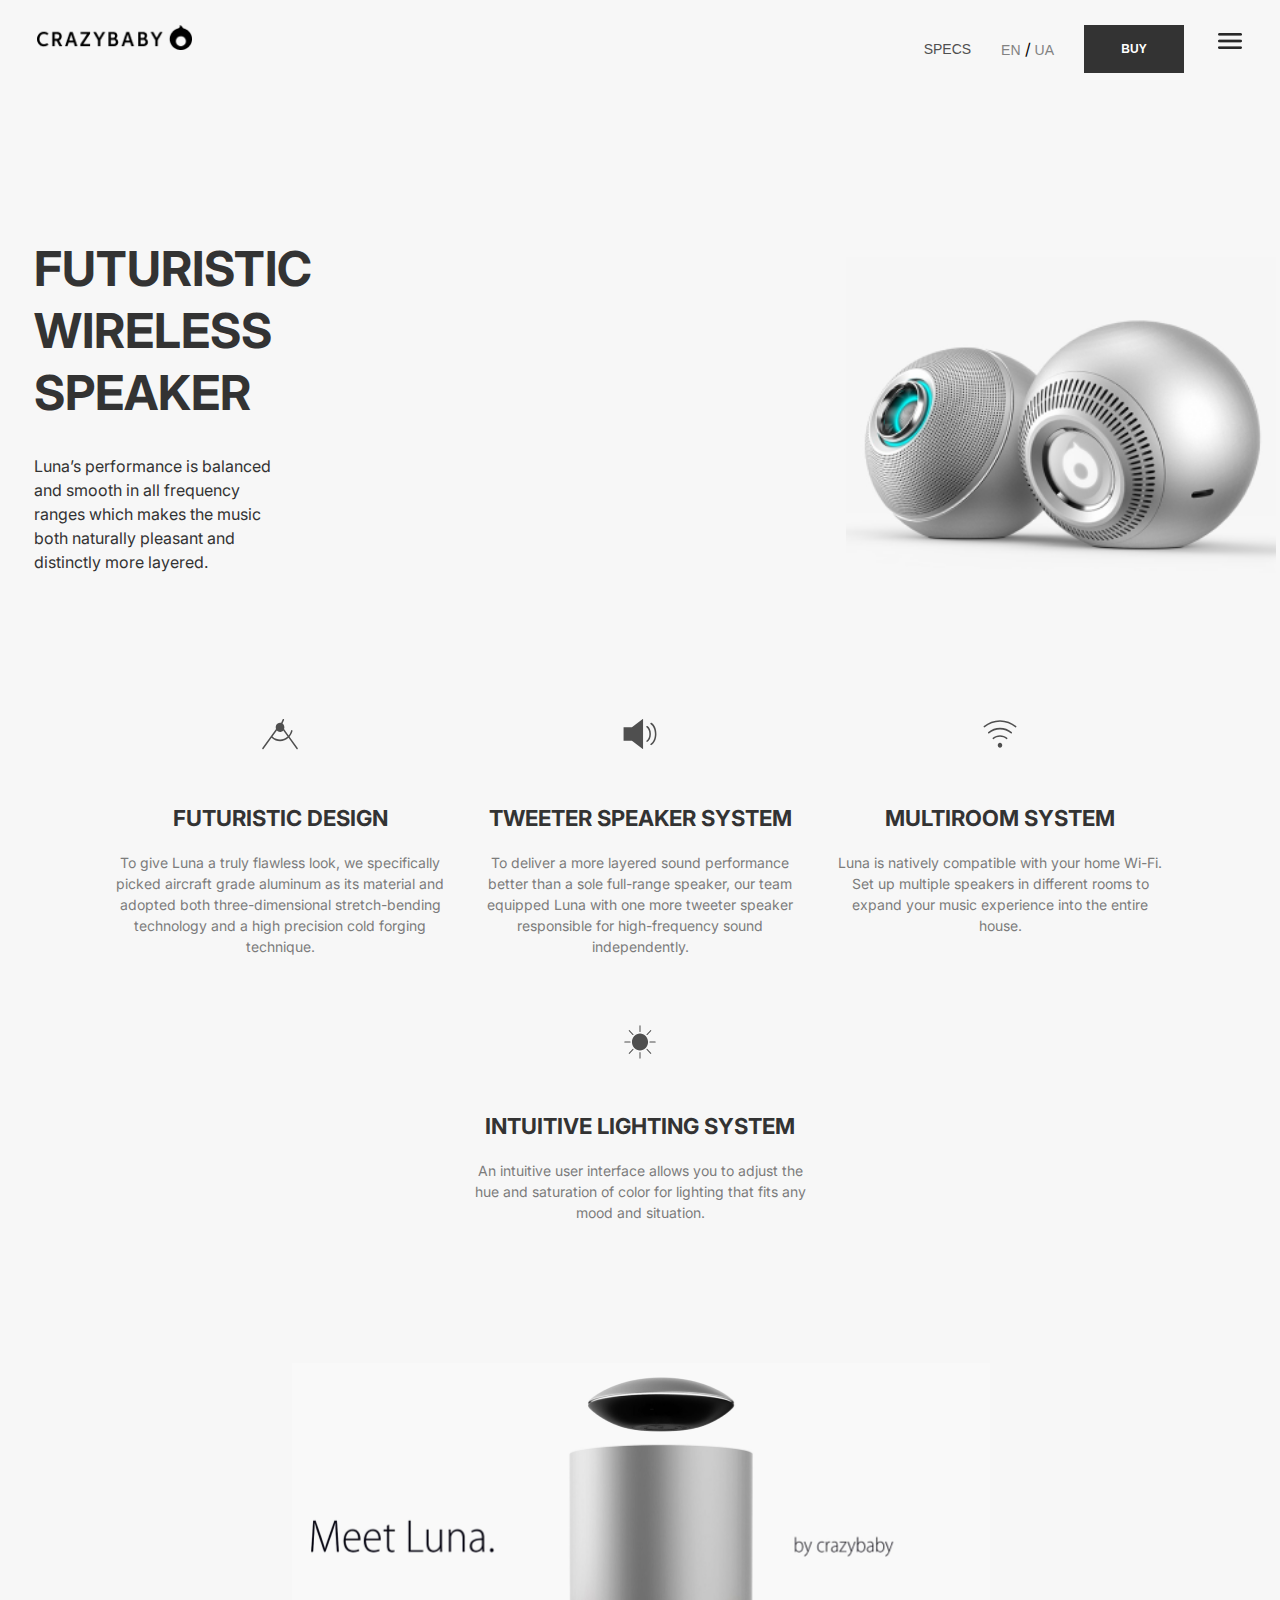
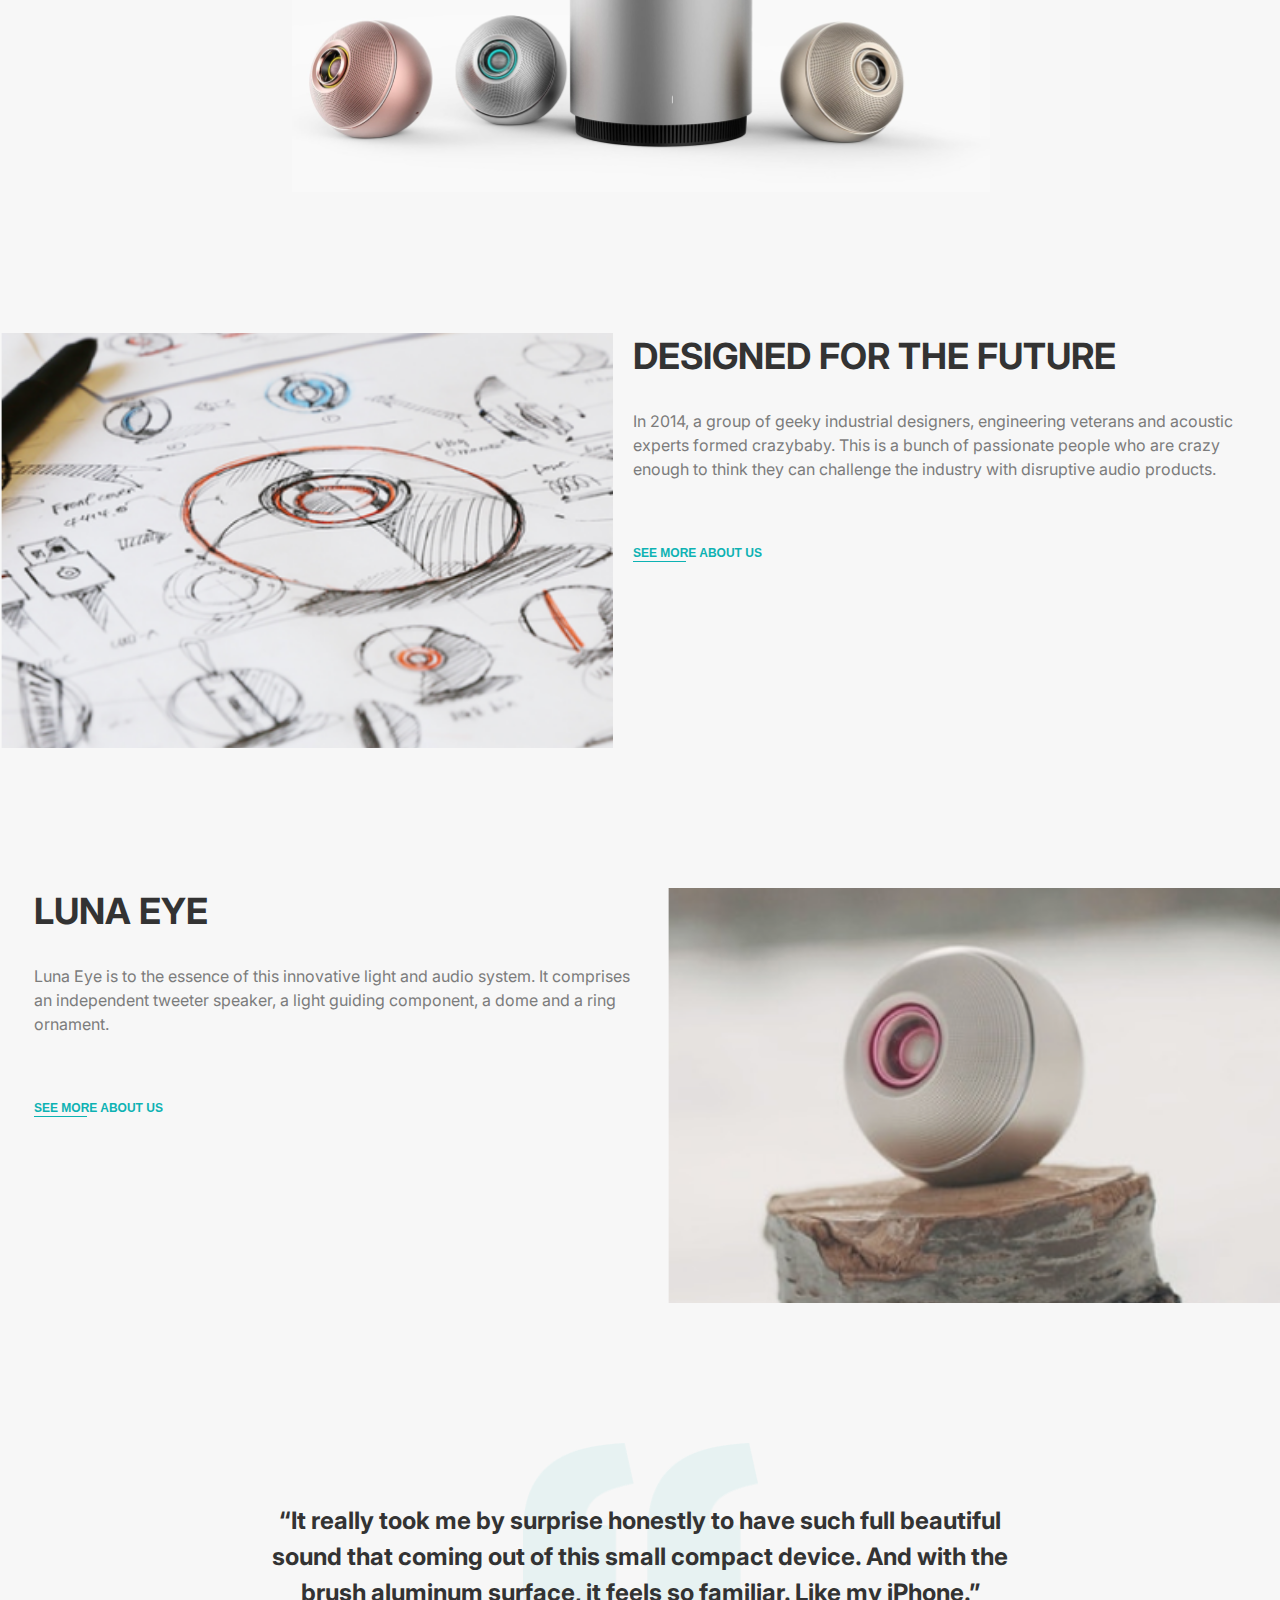
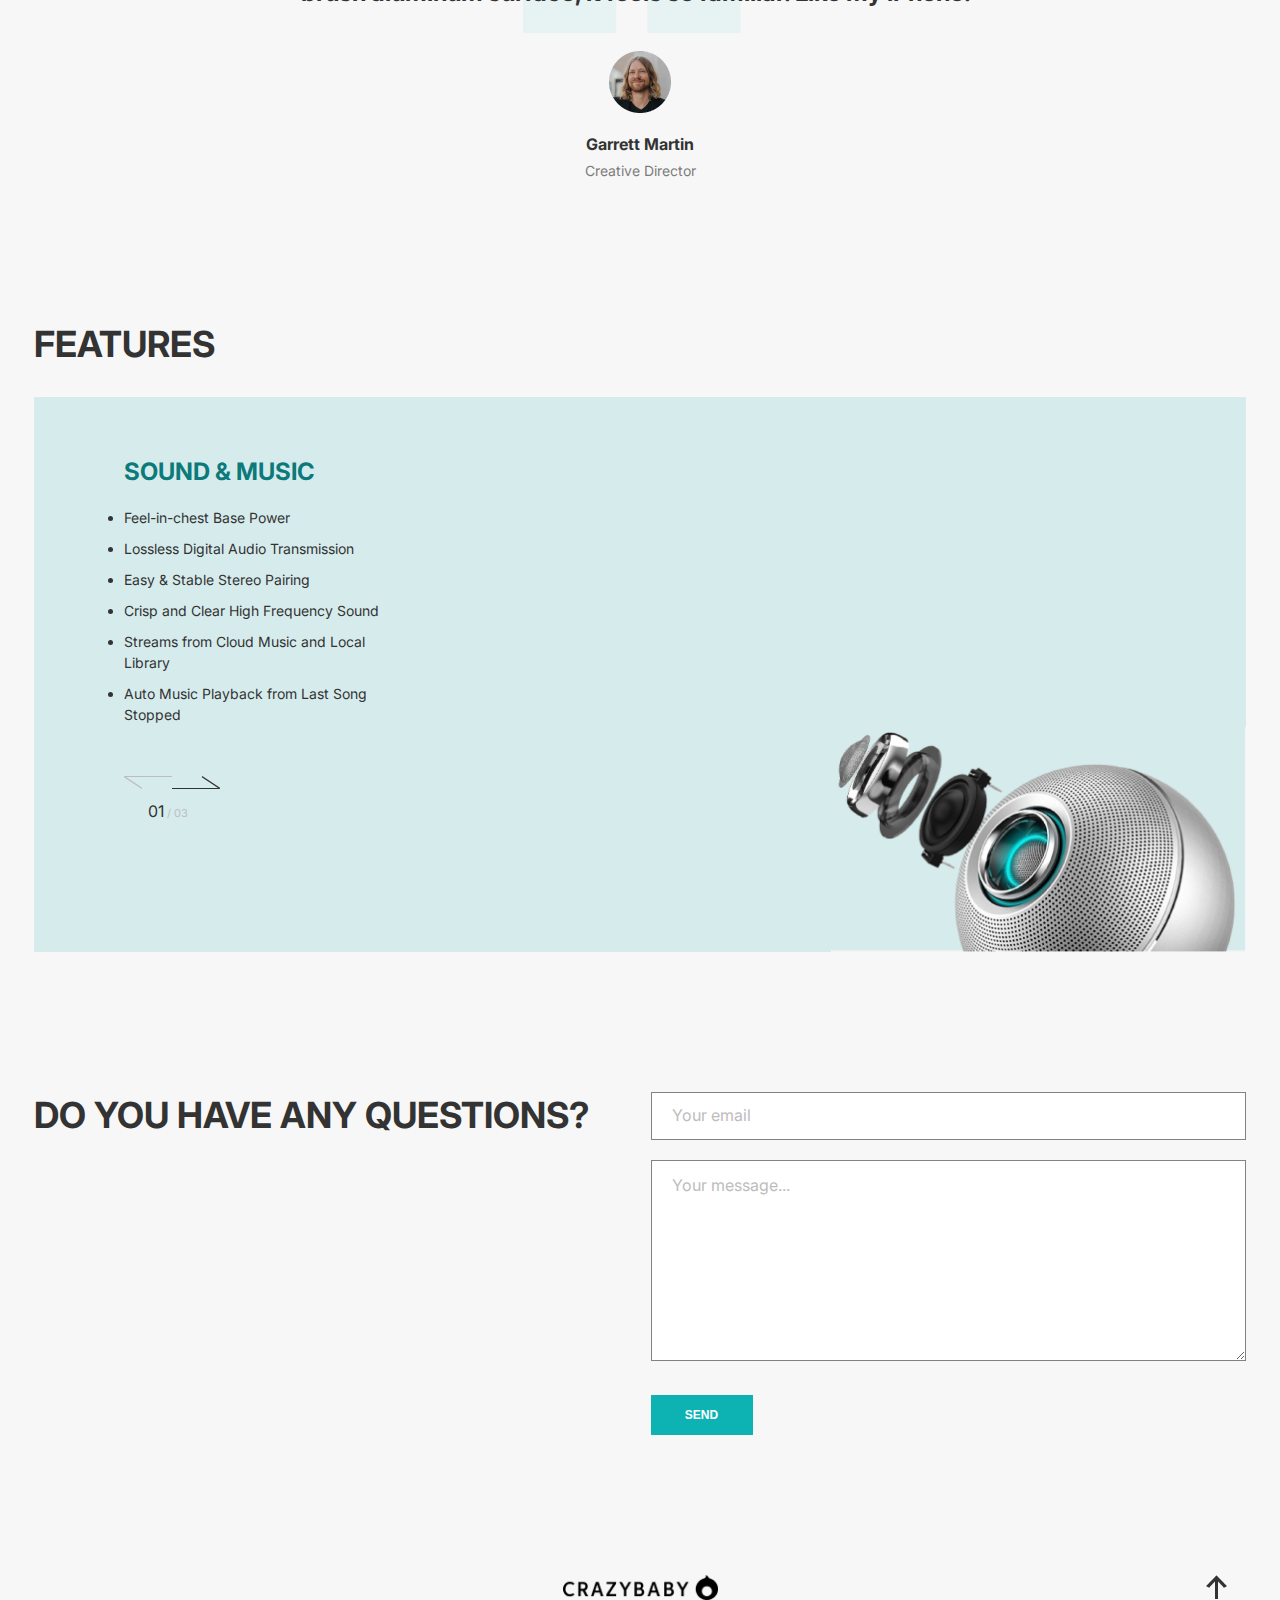
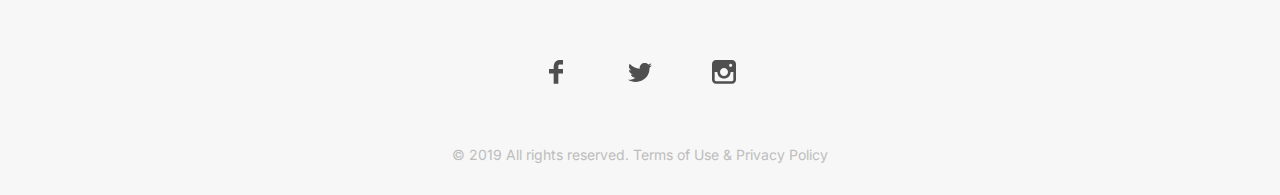
<file: index.html>
<!doctype html><html class="page" lang="en"><head><meta charset="utf-8"><meta name="viewport" content="width=device-width, initial-scale=1.0"><title>Crazybaby</title><link rel="icon" href="favicon2.44ce7173.png"><link rel="preconnect" href="https://fonts.googleapis.com"><link rel="preconnect" href="https://fonts.gstatic.com" crossorigin><link href="https://fonts.googleapis.com/css2?family=Inter:wght@400;700&display=swap" rel="stylesheet"><link rel="stylesheet" href="index.da95291c.css"></head><body class="page__body"> <header class="header page__section" id="top"> <div class="container"> <div class="header__content"> <a href="#" class="logo"></a> <div class="header__right"> <div class="header__nav"> <a href="#" class="header__specs">specs</a> <div> <a class="header__lang" href="#eng">en</a> / <a href="#ua" class="header__lang">ua</a> </div> <a href="#questions"> <button class="header__button">buy</button> </a> </div> <a href="#menu" class="header-icon header-icon--menu"></a> </div> </div> </div> </header> <div class="menu page__menu" id="menu"> <div class="container"> <div class="menu__header"> <a href="#" class="logo"></a> <a href="#" class="header-icon header-icon--close"></a> </div> <nav class="menu__nav page-nav"> <li class="page-nav__item"> <a href="#about-us" class="page-nav__link"> our story </a> </li> <li class="page-nav__item"> <a id="changed-link" class="page-nav__link"> about us </a> </li> <li class="page-nav__item"> <a href="#features" class="page-nav__link"> features </a> </li> <li class="page-nav__item"> <a href="#questions" class="page-nav__link"> get in touch </a> </li> </nav> <div class="menu__langs"> <a href="#" class="menu__specs">specs</a> <div> <a class="menu__lang" href="#eng">en</a> / <a href="#ua" class="menu__lang">ua</a> </div> </div> <a href="#questions"> <button class="menu__button">buy</button> </a> </div> </div> <main> <section class="benefits page__section"> <div class="container"> <picture> <source srcset="1.f9bd7d75.png" media="(min-width: 1440px)"> <img class="benefits__image" src="1.7ce44c3e.png" alt="speakers"> </picture> <div class="benefits__text"> <h1 class="benefits__title">Futuristic Wireless Speaker</h1> <p class="benefits__paragraph"> Luna’s performance is balanced and smooth in all frequency ranges which makes the music both naturally pleasant and distinctly more layered. </p> </div> </div> </section> <div class="page__nav"> <nav class="page-nav"> <li class="page-nav__item"> <a href="#about-us-tablet" class="page-nav__link"> our story </a> </li> <li class="page-nav__item"> <a class="page-nav__link" href="#about-us-tablet"> about us </a> </li> <li class="page-nav__item"> <a href="#features" class="page-nav__link"> features </a> </li> <li class="page-nav__item"> <a href="#questions" class="page-nav__link"> get in touch </a> </li> </nav> </div> <section class="page__section presentation presentation--mobile"> <div class="container"> <div class="description presentation__description"> <div class="description__icon icon icon--first"></div> <h2 class="description__title">Futuristic Design</h2> <div class="description__paragraph"> To give Luna a truly flawless look, we specifically picked aircraft grade aluminum as its material and adopted both three-dimensional stretch-bending technology and a high precision cold forging technique. </div> </div> <div class="presentation__image"></div> </div> </section> <section class="page__section presentation presentation--tablet"> <div class="container"> <div class="presentation__content"> <div class="description"> <div class="description__icon icon icon--first"></div> <h2 class="description__title">Futuristic Design</h2> <div class="description__paragraph"> To give Luna a truly flawless look, we specifically picked aircraft grade aluminum as its material and adopted both three-dimensional stretch-bending technology and a high precision cold forging technique. </div> </div> <div class="description"> <div class="description__icon icon icon--second"></div> <h2 class="description__title">Tweeter Speaker System</h2> <div class="description__paragraph"> To deliver a more layered sound performance better than a sole full-range speaker, our team equipped Luna with one more tweeter speaker responsible for high-frequency sound independently. </div> </div> <div class="description"> <div class="description__icon icon icon--third"></div> <h2 class="description__title">Multiroom System</h2> <div class="description__paragraph"> Luna is natively compatible with your home Wi-Fi. Set up multiple speakers in different rooms to expand your music experience into the entire house. </div> </div> <div class="description"> <div class="description__icon icon icon--fourth"></div> <h2 class="description__title">Intuitive Lighting System</h2> <div class="description__paragraph"> An intuitive user interface allows you to adjust the hue and saturation of color for lighting that fits any mood and situation. </div> </div> </div> <div class="presentation__image"></div> </div> </section> <section class="about-us page__section" id="about-us-mobile"> <div class="container"> <h2 class="about-us__title">Designed for the future</h2> <div class="about-us__image"></div> <div class="about-us__paragraph"> In 2014, a group of geeky industrial designers, engineering veterans and acoustic experts formed crazybaby. This is a bunch of passionate people who are crazy enough to think they can challenge the industry with disruptive audio products. </div> <a href="#" class="about-us__link"> See more about us </a> </div> </section> <section class="about-us about-us--tablet page__section" id="about-us-tablet"> <div class="container"> <div class="about-us__content"> <div class="about-us__image"></div> <div class="about-us__description"> <h2 class="about-us__title">Designed for the future</h2> <div class="about-us__paragraph"> In 2014, a group of geeky industrial designers, engineering veterans and acoustic experts formed crazybaby. This is a bunch of passionate people who are crazy enough to think they can challenge the industry with disruptive audio products. </div> <a href="#" class="about-us__link"> See more about us </a> </div> </div> </div> </section> <section class="page__section technology"> <div class="container"> <h2 class="technology__title">Designed for the future</h2> <div class="technology__image"></div> <div class="technology__paragraph"> Luna Eye is to the essence of this innovative light and audio system. It comprises an independent tweeter speaker, a light guiding component, a dome and a ring ornament. </div> <a href="#" class="technology__link"> See more about us </a> </div> </section> <section class="page__section technology technology--tablet" id="technology"> <div class="container"> <div class="technology__content"> <div class="technology__description"> <h2 class="technology__title">luna eye</h2> <div class="technology__paragraph"> Luna Eye is to the essence of this innovative light and audio system. It comprises an independent tweeter speaker, a light guiding component, a dome and a ring ornament. </div> <a href="#" class="technology__link"> See more about us </a> </div> <div class="technology__image"></div> </div> </div> </section> <section class="page__section testimonials"> <div class="container"> <p class="testimonials__testimonial"> “It really took me by surprise honestly to have such full beautiful sound that coming out of this small compact device. And with the brush aluminum surface, it feels so familiar. Like my iPhone.” </p> <img src="avatar.205eb8cf.png" alt="avatar" class="testimonials__avatar"> <h3 class="testimonials__name">Garrett Martin</h3> <h2 class="testimonials__position">Creative Director</h2> </div> </section> <section class="features page__section" id="features"> <div class="container"> <h2 class="features__title">features</h2> <div class="features__content"> <div id="slider"> <div class="features__feature"> <h3 class="features__subtitle">Sound & Music</h3> <div class="features__list"> <li class="features__item">Feel-in-chest Base Power</li> <li class="features__item"> Lossless Digital Audio Transmission </li> <li class="features__item">Easy & Stable Stereo Pairing</li> <li class="features__item"> Crisp and Clear High Frequency Sound </li> <li class="features__item"> Streams from Cloud Music and Local Library </li> <li class="features__item"> Auto Music Playback from Last Song Stopped </li> </div> </div> <div class="features__feature" hidden> <h3 class="features__subtitle">Connectivity</h3> <div class="features__list"> <li class="features__item">Hands Free Wireless Audio</li> <li class="features__item">Bluetooth 4.0 LE</li> <li class="features__item">Wi-Fi 2.4 GHz (802.11 b/g/n)</li> <li class="features__item">Smart Multiroom System Set Up</li> <li class="features__item"> Party Mode with 6.0 Units and above </li> <li class="features__item">MESHNET Multi Speaker Network</li> </div> </div> <div class="features__feature" hidden> <h3 class="features__subtitle">App Features</h3> <div class="features__list"> <li class="features__item">Customize Music Schedule</li> <li class="features__item">Wake Up with Favorite Songs</li> <li class="features__item">Home Detection Auto Wake Up</li> <li class="features__item">Color Wheel</li> </div> </div> </div> <div class="features__controls"> <div class="control" id="back"></div> <div class="control" id="next"></div> </div> <div class="features__pages"> <a class="features__first-page" id="current-page">01</a> <div class="features__next-page">/ 03</div> </div> </div> <div class="features__content features__content--desktop"> <div class="features__feature"> <h3 class="features__subtitle">Connectivity</h3> <li class="features__item">Hands Free Wireless Audio</li> <li class="features__item">Bluetooth 4.0 LE</li> <li class="features__item">Wi-Fi 2.4 GHz (802.11 b/g/n)</li> <li class="features__item">Smart Multiroom System Set Up</li> <li class="features__item">Party Mode with 6.0 Units and above</li> <li class="features__item">MESHNET Multi Speaker Network</li> </div> <div class="features__feature"> <h3 class="features__subtitle">App Features</h3> <li class="features__item">Customize Music Schedule</li> <li class="features__item">Wake Up with Favorite Songs</li> <li class="features__item">Home Detection Auto Wake Up</li> <li class="features__item">Color Wheel</li> </div> <div class="features__feature"> <h3 class="features__subtitle">Sound & Music</h3> <li class="features__item">Feel-in-chest Base Power</li> <li class="features__item">Lossless Digital Audio Transmission</li> <li class="features__item">Easy & Stable Stereo Pairing</li> <li class="features__item">Crisp and Clear High Frequency Sound</li> <li class="features__item"> Streams from Cloud Music and Local Library </li> <li class="features__item">Auto Music from Last Song Stopped</li> </div> </div> </div> <img src="5.a9165470.png" class="features__image"> </section> <section class="page__section questions" id="questions"> <div class="container"> <div class="questions__content"> <h2 class="questions__title">do you have any questions?</h2> <form action="#" method="post" class="questions__form"> <input class="questions__form-field" name="email" type="email" placeholder="Your email" required> <textarea name="message" class="questions__form-field questions__form-field--large" placeholder="Your message..." resize="none" required></textarea> <button type="reset" class="questions__button">send</button> </form> </div> </div> </section> </main> <footer class="footer"> <a href="#" class="footer__logo logo"></a> <div class="footer__socials"> <a href="https://facebook.com/" class="social social--facebook" target="_blank"></a> <a href="https://x.com/" class="social social--twitter" target="_blank"></a> <a href="https://instagram.com" class="social social--instagram" target="_blank"></a> </div> <p class="footer__rights"> © 2019 All rights reserved. Terms of Use & Privacy Policy </p> <a class="footer__arrow" href="#top"></a> </footer> <script src="index.aa350ae1.js"></script> </body></html>
</file>
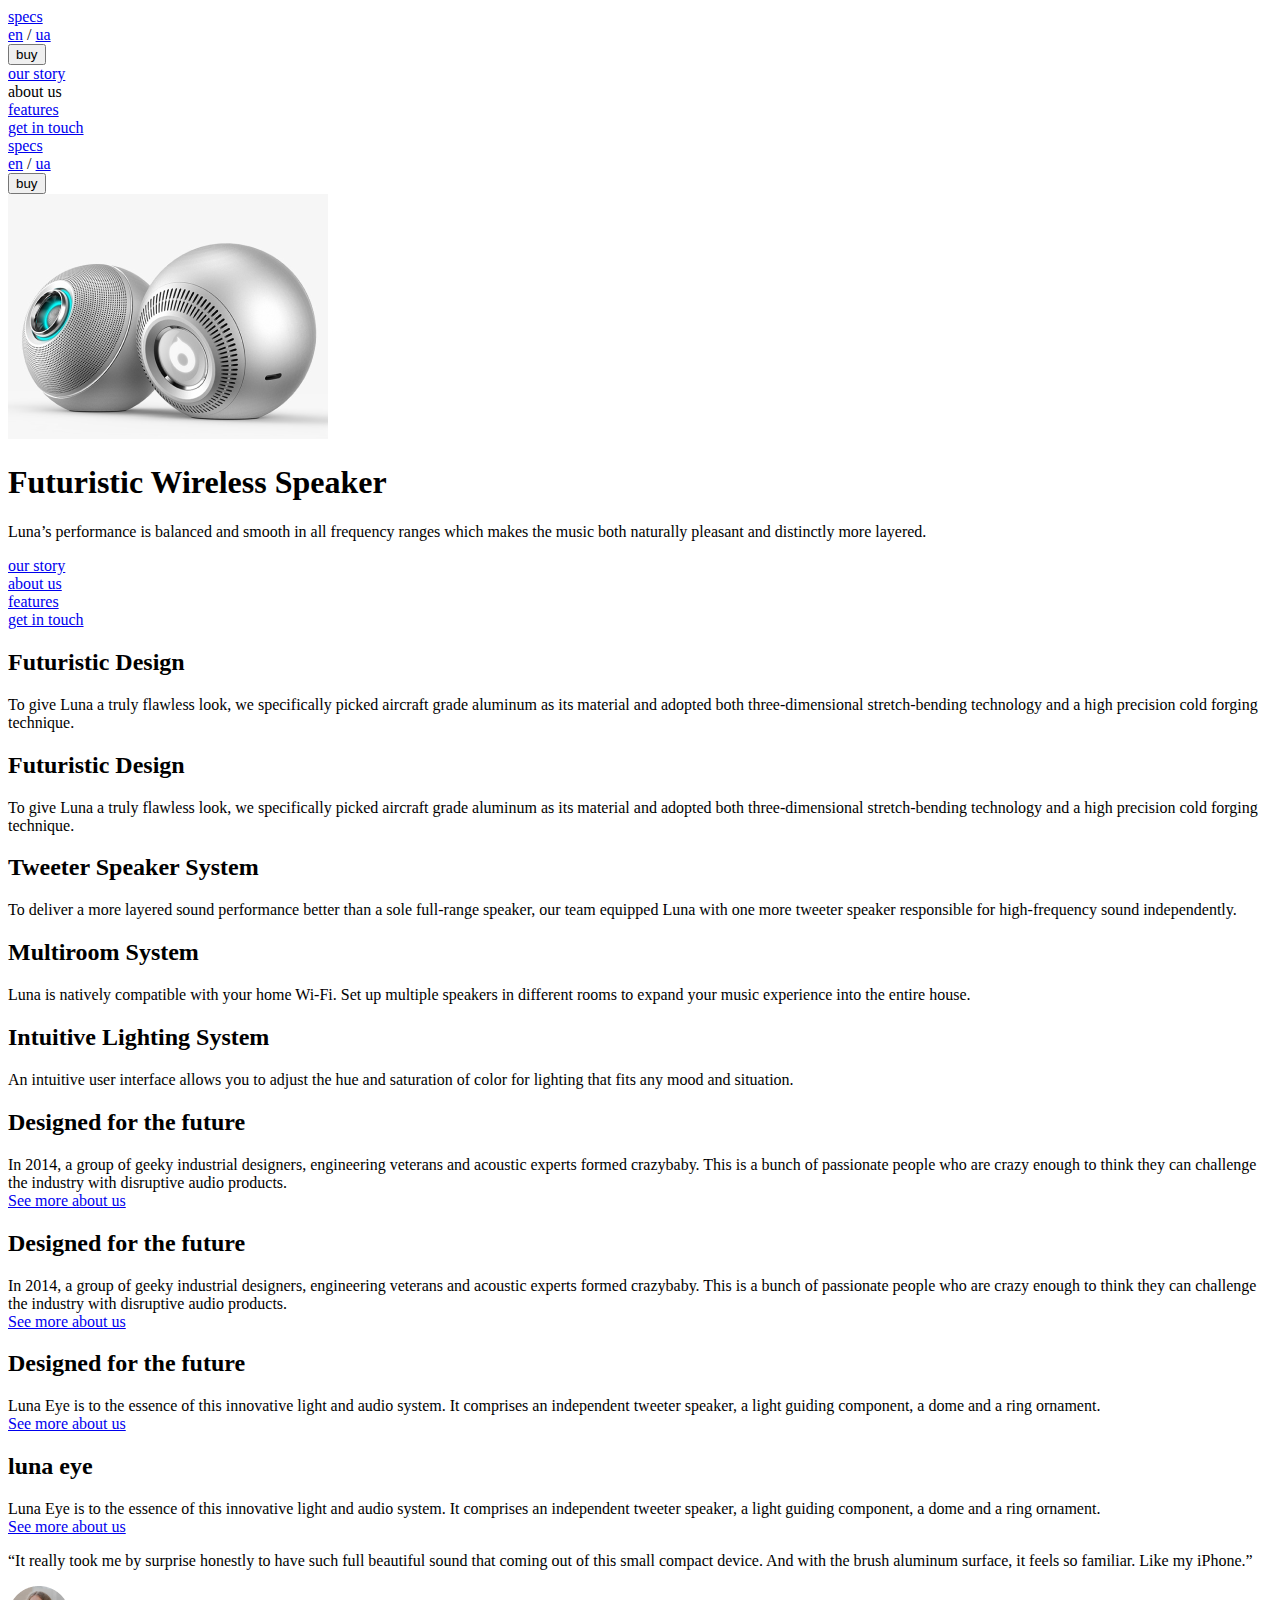
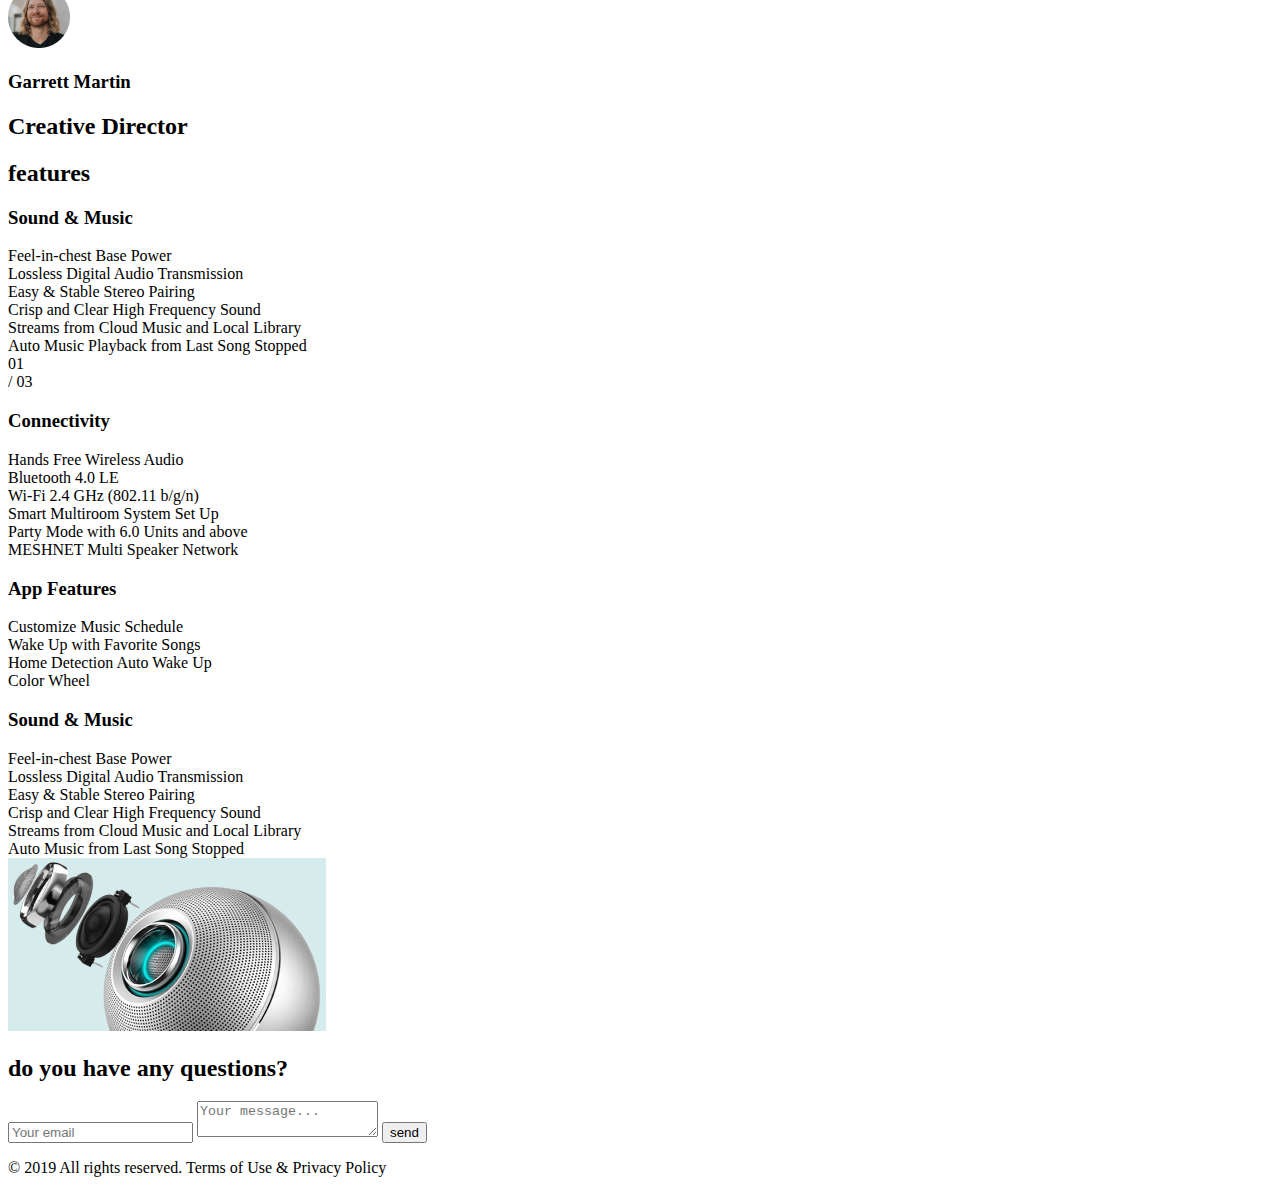
<file: src/index.html>
<!doctype html>
<html class="page" lang="en">
  <head>
    <meta charset="UTF-8" />
    <meta name="viewport" content="width=device-width, initial-scale=1.0" />
    <title>Crazybaby</title>
    <link rel="icon" href="styles/images/favicon2.png" />
    <link rel="preconnect" href="https://fonts.googleapis.com" />
    <link rel="preconnect"
          href="https://fonts.gstatic.com"
          crossorigin="on" />
    <link
      href="https://fonts.googleapis.com/css2?family=Inter:wght@400;700&display=swap"
      rel="stylesheet"
    />
    <link rel="stylesheet" href="styles/main.scss" />
  </head>
  <body class="page__body">
    <header class="header page__section" id="top">
      <div class="container">
        <div class="header__content">
          <a href="#" class="logo"></a>
          <div class="header__right">
            <div class="header__nav">
              <a href="#" class="header__specs">specs</a>
              <div>
                <a class="header__lang" href="#eng">en</a> /
                <a href="#ua" class="header__lang">ua</a>
              </div>
              <a href="#questions">
                <button class="header__button">buy</button>
              </a>
            </div>
            <a href="#menu" class="header-icon header-icon--menu"></a>
          </div>
        </div>
      </div>
      </div>
    </header>
    <div class="menu page__menu" id="menu">
      <div class="container">
        <div class="menu__header">
          <a href="#" class="logo"></a>
          <a href="#" class="header-icon header-icon--close"></a>
        </div>
        <nav class="page-nav menu__nav">
          <li class="page-nav__item">
            <a href="#about-us" class="page-nav__link"> our story </a>
          </li>
          <li class="page-nav__item">
            <a id="changed-link" class="page-nav__link"> about us </a>
          </li>
          <li class="page-nav__item">
            <a href="#features" class="page-nav__link"> features </a>
          </li>
          <li class="page-nav__item">
            <a href="#questions" class="page-nav__link"> get in touch </a>
          </li>
        </nav>
        <div class="menu__langs">
          <a href="#" class="menu__specs">specs</a>
          <div>
            <a class="menu__lang" href="#eng">en</a> /
            <a href="#ua" class="menu__lang">ua</a>
          </div>
        </div>
        <a href="#questions">
          <button class="menu__button">buy</button>
        </a>
      </div>
    </div>
    <main>
      <section class="benefits page__section">
        <div class="container">
          <picture>
            <source srcset="styles/images/desktop/1.png" media="(min-width: 1440px)">
            <img
              class="benefits__image"
              src="styles/images/mobile/1.png"
              alt="speakers"
            />
          </picture>
          <div class="benefits__text">
            <h1 class="benefits__title">Futuristic Wireless Speaker</h1>
            <p class="benefits__paragraph">
                Luna’s performance is balanced and smooth in all frequency ranges
                which makes the music both naturally pleasant and distinctly more
                layered.
            </p>
          </div>
        </div>
      </section>

      <div class="page__nav">
        <nav class="page-nav">
          <li class="page-nav__item">
            <a href="#about-us-tablet" class="page-nav__link"> our story </a>
          </li>
          <li class="page-nav__item">
            <a class="page-nav__link" href="#about-us-tablet"> about us </a>
          </li>
          <li class="page-nav__item">
            <a href="#features" class="page-nav__link"> features </a>
          </li>
          <li class="page-nav__item">
            <a href="#questions" class="page-nav__link"> get in touch </a>
          </li>
        </nav>
      </div>
      
      <section class="presentation presentation--mobile page__section">
        <div class="container">
          <div class="description presentation__description">
            <div class="icon icon--first description__icon"></div>
            <h2 class="description__title">Futuristic Design</h2>
            <div class="description__paragraph">
              To give Luna a truly flawless look, we specifically picked
              aircraft grade aluminum as its material and adopted both
              three-dimensional stretch-bending technology and a high precision
              cold forging technique.
            </div>
          </div>
          <div class="presentation__image"></div>
        </div>
      </section>

      <section class="presentation presentation--tablet page__section">
        <div class="container">
          <div class="presentation__content">
            <div class="description">
              <div class="icon icon--first description__icon"></div>
              <h2 class="description__title">Futuristic Design</h2>
              <div class="description__paragraph">
                To give Luna a truly flawless look, we specifically picked
                aircraft grade aluminum as its material and adopted both
                three-dimensional stretch-bending technology and a high
                precision cold forging technique.
              </div>
            </div>
            <div class="description">
              <div class="icon icon--second description__icon"></div>
              <h2 class="description__title">Tweeter Speaker System</h2>
              <div class="description__paragraph">
                To deliver a more layered sound performance better than a sole
                full-range speaker, our team equipped Luna with one more tweeter
                speaker responsible for high-frequency sound independently.
              </div>
            </div>
            <div class="description">
              <div class="icon icon--third description__icon"></div>
              <h2 class="description__title">Multiroom System</h2>
              <div class="description__paragraph">
                Luna is natively compatible with your home Wi-Fi. Set up
                multiple speakers in different rooms to expand your music
                experience into the entire house.
              </div>
            </div>
            <div class="description">
              <div class="icon icon--fourth description__icon"></div>
              <h2 class="description__title">Intuitive Lighting System</h2>
              <div class="description__paragraph">
                An intuitive user interface allows you to adjust the hue and
                saturation of color for lighting that fits any mood and
                situation.
              </div>
            </div>
          </div>
          <div class="presentation__image"></div>
        </div>
      </section>

      <section class="about-us page__section" id="about-us-mobile">
        <div class="container">
          <h2 class="about-us__title">Designed for the future</h2>
          <div class="about-us__image"></div>
          <div class="about-us__paragraph">
            In 2014, a group of geeky industrial designers, engineering veterans
            and acoustic experts formed crazybaby. This is a bunch of passionate
            people who are crazy enough to think they can challenge the industry
            with disruptive audio products.
          </div>
          <a href="#" class="about-us__link"> See more about us </a>
        </div>
      </section>

      <section class="about-us about-us--tablet page__section" id="about-us-tablet">
        <div class="container">
          <div class="about-us__content">
            <div class="about-us__image"></div>
            <div class="about-us__description">
              <h2 class="about-us__title">Designed for the future</h2>
              <div class="about-us__paragraph">
                  In 2014, a group of geeky industrial designers, engineering
                  veterans and acoustic experts formed crazybaby. This is a bunch
                  of passionate people who are crazy enough to think they can
                  challenge the industry with disruptive audio products.
              </div>
              <a href="#" class="about-us__link"> See more about us </a>
            </div>
          </div>
        </div>
      </section>

      <section class="technology page__section">
        <div class="container">
          <h2 class="technology__title">Designed for the future</h2>
          <div class="technology__image"></div>
          <div class="technology__paragraph">
            Luna Eye is to the essence of this innovative light and audio system. It comprises an independent tweeter speaker, a light guiding component, a dome and a ring ornament.
          </div>
          <a href="#" class="technology__link"> See more about us </a>
        </div>
      </section>

      <section
        class="technology technology--tablet page__section"
        id="technology"
      >
        <div class="container">
          <div class="technology__content">
            <div class="technology__description">
              <h2 class="technology__title">luna eye</h2>
              <div class="technology__paragraph">
                Luna Eye is to the essence of this innovative light and audio
                system. It comprises an independent tweeter speaker, a light
                guiding component, a dome and a ring ornament.
              </div>
              <a href="#" class="technology__link"> See more about us </a>
            </div>
            <div class="technology__image"></div>
          </div>
        </div>
      </section>

      <section class="testimonials page__section">
        <div class="container">
          <p class="testimonials__testimonial">
            “It really took me by surprise honestly to have such full beautiful
            sound that coming out of this small compact device. And with the
            brush aluminum surface, it feels so familiar. Like my iPhone.”
          </p>
          <img
            src="styles/images/avatar.png"
            alt="avatar"
            class="testimonials__avatar"
          />
          <h3 class="testimonials__name">Garrett Martin</h3>
          <h2 class="testimonials__position">Creative Director</h2>
        </div>
      </section>

      <section class="features page__section" id="features">
        <div class="container">
          <h2 class="features__title">features</h2>
          <div class="features__content">
            <div id="slider">
              <div class="features__feature">
                <h3 class="features__subtitle">Sound & Music</h3>
                <div class="features__list">
                  <li class="features__item">Feel-in-chest Base Power</li>
                  <li class="features__item">
                  Lossless Digital Audio Transmission
                  </li>
                  <li class="features__item">Easy & Stable Stereo Pairing</li>
                  <li class="features__item">
                  Crisp and Clear High Frequency Sound
                  </li>
                  <li class="features__item">
                  Streams from Cloud Music and Local Library
                  </li>
                  <li class="features__item">
                  Auto Music Playback from Last Song Stopped
                  </li>
                </div>
              </div>
              <div class="features__feature" hidden>
                <h3 class="features__subtitle">Connectivity</h3>
                <div class="features__list">
                  <li class="features__item">Hands Free Wireless Audio</li>
                  <li class="features__item">Bluetooth 4.0 LE</li>
                  <li class="features__item">Wi-Fi 2.4 GHz (802.11 b/g/n)</li>
                  <li class="features__item">Smart Multiroom System Set Up</li>
                  <li class="features__item">
                    Party Mode with 6.0 Units and above
                  </li>
                  <li class="features__item">MESHNET Multi Speaker Network</li>
                </div>
              </div>
              <div class="features__feature" hidden>
                <h3 class="features__subtitle">App Features</h3>
                <div class="features__list">
                  <li class="features__item">Customize Music Schedule</li>
                  <li class="features__item">Wake Up with Favorite Songs</li>
                  <li class="features__item">Home Detection Auto Wake Up</li>
                  <li class="features__item">Color Wheel</li>
                </div>
              </div>
            </div>
            <div class="features__controls">
              <div class="control control--back"></div>
              <div class="control control--next" id="next"></div>
            </div>
            <div class="features__pages">
              <a class="features__first-page" id="current-page">01</a>
              <div class="features__next-page">/ 03</div>
            </div>
          </div>
          <div class="features__content features__content--desktop">
            <div class="features__feature">
              <h3 class="features__subtitle">Connectivity</h3>
              <li class="features__item">Hands Free Wireless Audio</li>
              <li class="features__item">Bluetooth 4.0 LE</li>
              <li class="features__item">Wi-Fi 2.4 GHz (802.11 b/g/n)</li>
              <li class="features__item">Smart Multiroom System Set Up</li>
              <li class="features__item">Party Mode with 6.0 Units and above</li>
              <li class="features__item">MESHNET Multi Speaker Network</li>
            </div>

            <div class="features__feature">
              <h3 class="features__subtitle">App Features</h3>
              <li class="features__item">Customize Music Schedule</li>
              <li class="features__item">Wake Up with Favorite Songs</li>
              <li class="features__item">Home Detection Auto Wake Up</li>
              <li class="features__item">Color Wheel</li>
            </div>

            <div class="features__feature">
              <h3 class="features__subtitle">Sound & Music</h3>
              <li class="features__item">Feel-in-chest Base Power</li>
              <li class="features__item">Lossless Digital Audio Transmission</li>
              <li class="features__item">Easy & Stable Stereo Pairing</li>
              <li class="features__item">Crisp and Clear High Frequency Sound</li>
              <li class="features__item">
                Streams from Cloud Music and Local Library
              </li>
              <li class="features__item">Auto Music from Last Song Stopped</li>
            </div>
          </div>
        </div>

        
        <img
          src="./styles/images/mobile/5.png"
          class="features__image"
          alt="feature image"
        ></img>
      </section>

      <section class="questions page__section" id="questions">
        <div class="container">
          <div class="questions__content">
            <h2 class="questions__title">do you have any questions?</h2>
            <form
              action="#"
              method="post"
              class="questions__form"
            >
              <input
                class="questions__form-field"
                name="email"
                type="email"
                placeholder="Your email"
                required
              />
              <textarea
                name="message"
                class="questions__form-field questions__form-field--large"
                placeholder="Your message..."
                resize="none"
                required
              ></textarea>

              <button type="reset" class="questions__button">send</button>
            </form>
          </div>
        </div>
      </section>
    </main>
    <footer class="footer">
      <a href="#" class="logo footer__logo"></a>
      <div class="footer__socials">
        <a
          href="https://facebook.com/"
          class="social social--facebook"
          target="_blank"
        ></a>
        <a
          href="https://x.com/"
          class="social social--twitter"
          target="_blank"
        ></a>
        <a
          href="https://instagram.com"
          class="social social--instagram"
          target="_blank"
        ></a>
      </div>
      <p class="footer__rights">
        © 2019 All rights reserved. Terms of Use & Privacy Policy
      </p>
      <a class="footer__arrow" href="#top"></a>
    </footer>
    <script type="text/javascript" src="scripts/main.js"></script>
  </body>
</html>
</file>
<file: index.da95291c.css>
a,p,body,div,header,html,img,li,nav,ul,h1,h2,h3,button{box-sizing:border-box;margin:0;padding:0}.logo{background-image:url(logo.49f70435.png);background-position:50%;background-repeat:no-repeat;background-size:contain;width:160px;height:25px;display:-ms-flexbox;display:flex}.header{background-color:#f7f7f7;padding-top:25px;padding-bottom:25px}.header__content{-ms-flex-pack:justify;justify-content:space-between;display:-ms-flexbox;display:flex}.header__right{gap:30px;display:-ms-flexbox;display:flex}.header__nav{display:none}@media (min-width:768px){.header__nav{-ms-flex-align:center;align-items:center;gap:30px;display:-ms-flexbox;display:flex}}.header__specs{text-transform:uppercase;color:#4f4f4f;font-family:Arial,Helvetica,sans-serif;font-size:14px;text-decoration:none}.header__lang{text-transform:uppercase;color:#828282;font-family:Arial,Helvetica,sans-serif;font-size:14px;text-decoration:none}.header__lang:focus{color:#333}.header__button{text-transform:uppercase;color:#fff;background-color:#333;border:none;width:100px;height:48px;font-family:Arial,Helvetica,sans-serif;font-size:12px;font-weight:700;line-height:14px}.header__button:hover{background-color:#131313}.header__button:disabled{background-color:#d0d0d0}.container{max-width:1440px;margin:0 auto;padding-left:30px;padding-right:30px}@media (min-width:768px) and (max-width:1439px){.container{padding-left:34px;padding-right:34px}}@media (min-width:1440px){.container{padding-left:123px;padding-right:123px}}.benefits{color:#333;position:relative}.benefits__image{width:calc(100% + 60px);height:245px;margin-bottom:40px;margin-left:-30px;margin-right:-30px}@media (min-width:768px) and (max-width:1439px){.benefits__image{width:430px;height:317px;margin-bottom:0;position:absolute;bottom:0;right:34px}}@media (min-width:1440px){.benefits__image{width:816px;height:464px;margin-bottom:0;position:absolute;bottom:0;right:123px}}.benefits__title{text-transform:uppercase;z-index:1;font-size:40px;font-weight:700;line-height:52px}@media (min-width:768px) and (max-width:1439px){.benefits__title{font-size:48px;line-height:62px}}@media (min-width:1440px){.benefits__title{font-size:64px;line-height:78px}}.benefits__paragraph{font-size:16px;font-weight:400;line-height:24px}@media (min-width:768px) and (max-width:1439px){.benefits__paragraph{width:250px}}@media (min-width:1440px){.benefits__paragraph{width:276px}}.benefits__text{-ms-flex-direction:column;flex-direction:column;gap:20px;display:-ms-flexbox;display:flex}@media (min-width:768px) and (max-width:1439px){.benefits__text{gap:30px;width:340px}}@media (min-width:1440px){.benefits__text{gap:30px;width:378px}}@media (min-width:768px) and (max-width:1439px){.description{width:340px}}@media (min-width:1440px){.description{width:276px}}.description__icon{margin:0 auto 40px}@media (min-width:768px) and (max-width:1439px){.description__icon{margin:0 auto 50px}}@media (min-width:1440px){.description__icon{margin:0 auto 30px}}.description__title{color:#333;text-align:center;text-transform:uppercase;margin-bottom:20px;font-size:22px;font-weight:700;line-height:28px}.description__paragraph{text-align:center;color:#7c7c7c;font-size:14px;font-weight:400;line-height:21px}.icon{background-position:50%;background-repeat:no-repeat;background-size:contain;width:50px;height:40px;animation:2s infinite rotation}@keyframes rotation{0%{transform:rotateY(0)}to{transform:rotateY(360deg)}}.icon--first{background-image:url(presentation-1.d0775aee.svg)}.icon--second{background-image:url(presentation-2.03503820.svg)}.icon--third{background-image:url(presentation-3.0700fe61.svg)}.icon--fourth{background-image:url(presentation-4.f8e3a337.svg)}.presentation__content{-ms-flex-flow:wrap;flex-flow:wrap;-ms-flex-pack:center;justify-content:center;gap:65px 20px;margin-bottom:140px;display:-ms-flexbox;display:flex}@media (min-width:1440px){.presentation__content{column-gap:30px;margin-bottom:170px}}.presentation__image{background-image:url(2.2a6a98d5.png);background-position:50%;background-repeat:no-repeat;background-size:contain;width:100%;height:195px}@media (min-width:768px) and (max-width:1439px){.presentation__image{background-image:url(2.fd2b7571.png);height:430px}}@media (min-width:1440px){.presentation__image{background-image:url(2.ab422ecb.png);width:846px;height:520px;margin:0 auto}}.presentation__description{margin-bottom:110px}@media (min-width:768px){.presentation--mobile{display:none}}.presentation--tablet{display:none}@media (min-width:768px) and (max-width:1439px){.presentation--tablet{display:block}}@media (min-width:1440px){.presentation--tablet{display:block}}@media (min-width:768px){.about-us{display:none}}.about-us--tablet{display:none}@media (min-width:768px){.about-us--tablet{display:block}}.about-us__title{color:#333;text-transform:uppercase;margin-bottom:30px;font-size:30px;font-weight:700;line-height:40px}@media (min-width:768px) and (max-width:1439px){.about-us__title{font-size:36px;line-height:46px}}@media (min-width:1440px){.about-us__title{font-size:56px;line-height:70px}}.about-us__image{background-image:url(3.e9b99ae4.png);background-position:50%;background-repeat:no-repeat;background-size:contain;width:auto;height:210px;margin-bottom:20px}@media (min-width:768px) and (max-width:1439px){.about-us__image{background-image:url(3.a89f9205.png);background-position:100%;background-size:cover;width:50%;height:415px;margin-bottom:0}}@media (min-width:1440px){.about-us__image{background-image:url(3.30562178.png);background-position:50%;background-size:cover;width:50%;height:388px;margin-bottom:0}}.about-us__paragraph{color:#7c7c7c;margin-bottom:30px;font-size:16px;font-weight:400;line-height:24px}@media (min-width:768px){.about-us__paragraph{margin-bottom:60px}}.about-us__link{color:#0db2b3;text-transform:uppercase;padding-bottom:5px;font-family:Arial,Helvetica,sans-serif;font-size:12px;font-weight:700;line-height:14px;text-decoration:none}.about-us__link:after{content:"";border-bottom:1px solid #0db2b3;width:53px;transition:width .3s;display:block}.about-us__link:hover:after{width:127px}.about-us__content{-ms-flex-pack:justify;justify-content:space-between;gap:20px;display:-ms-flexbox;display:flex}@media (min-width:1440px){.about-us__content{-ms-flex-pack:center;justify-content:center;gap:30px}}.about-us__description{width:50%}@media (min-width:768px) and (max-width:1439px){.about-us .container{padding-left:0}}@media (min-width:768px){.technology{display:none}}.technology--tablet{display:none}@media (min-width:768px){.technology--tablet{display:block}}.technology__title{color:#333;text-transform:uppercase;margin-bottom:20px;font-size:30px;font-weight:700;line-height:40px}@media (min-width:768px) and (max-width:1439px){.technology__title{font-size:36px;line-height:46px}}@media (min-width:1440px){.technology__title{font-size:56px;line-height:70px}}@media (min-width:768px){.technology__title{margin-bottom:30px}}.technology__image{background-image:url(4.590560a2.png);background-position:50%;background-repeat:no-repeat;background-size:contain;width:auto;height:210px;margin-bottom:20px}@media (min-width:768px) and (max-width:1439px){.technology__image{background-image:url(4.28af1ee1.png);background-position:50%;background-size:cover;width:50%;height:415px;margin-bottom:0}}@media (min-width:1440px){.technology__image{background-image:url(4.5823497f.png);background-position:50%;background-size:cover;width:50%;height:388px;margin-bottom:0}}.technology__paragraph{color:#7c7c7c;margin-bottom:30px;font-size:16px;font-weight:400;line-height:24px}@media (min-width:768px){.technology__paragraph{margin-bottom:60px}}.technology__link{color:#0db2b3;text-transform:uppercase;padding-bottom:5px;font-family:Arial,Helvetica,sans-serif;font-size:12px;font-weight:700;line-height:14px;text-decoration:none}.technology__link:after{content:"";border-bottom:1px solid #0db2b3;width:53px;transition:width .3s;display:block}.technology__link:hover:after{width:127px}.technology__content{-ms-flex-pack:justify;justify-content:space-between;gap:20px;display:-ms-flexbox;display:flex}@media (min-width:1440px){.technology__content{-ms-flex-pack:center;justify-content:center;gap:30px}}.technology__description{width:50%}@media (min-width:768px) and (max-width:1439px){.technology .container{padding-right:0}}.testimonials{background-image:url(testimonials.6d7fb975.png);background-position:top;background-repeat:no-repeat;background-size:208px 170px}@media (min-width:768px){.testimonials{background-size:235px 190px}}.testimonials__testimonial{color:#333;text-align:center;max-width:786px;margin:0 auto;padding-top:50px;padding-bottom:30px;font-size:14px;font-weight:700;line-height:20px;display:block}@media (min-width:768px) and (max-width:1439px){.testimonials__testimonial{font-size:24px;font-weight:700;line-height:36px}}@media (min-width:1440px){.testimonials__testimonial{font-size:24px;font-weight:700;line-height:36px}}@media (min-width:768px) and (max-width:1439px){.testimonials__testimonial{padding-top:60px;padding-bottom:40px}}@media (min-width:1440px){.testimonials__testimonial{padding-top:40px;padding-bottom:30px}}.testimonials__avatar{width:62px;height:62px;margin:0 auto 10px;display:block}@media (min-width:768px){.testimonials__avatar{margin:0 auto 20px}}.testimonials__name{text-align:center;color:#333;margin-bottom:5px;font-size:16px;font-weight:700;line-height:22px}.testimonials__position{text-align:center;color:#7c7c7c;font-size:14px;font-weight:400;line-height:21px}.features__title{color:#333;text-transform:uppercase;margin-bottom:30px;font-size:30px;font-weight:700;line-height:40px}@media (min-width:768px) and (max-width:1439px){.features__title{font-size:36px;line-height:46px}}@media (min-width:1440px){.features__title{font-size:56px;line-height:70px}}.features__content{background-color:#d6ecec;width:calc(100% + 60px);margin-left:-30px;margin-right:-30px;padding:30px 30px 0}@media (min-width:768px) and (max-width:1439px){.features__content{background-image:url(5.8d97900d.png);background-position:100% 100%;background-repeat:no-repeat;background-size:415px 225px;width:100%;height:555px;margin-left:0;margin-right:0;padding:60px 0 0 90px}}@media (min-width:1440px){.features__content{display:none}}.features__content--desktop{display:none}@media (min-width:1440px){.features__content--desktop{background-color:#d6ecec;background-image:url(5.8d97900d.png);background-position:100% 100%;background-repeat:no-repeat;background-size:543px 300px;-ms-flex-wrap:wrap;flex-wrap:wrap;gap:55px 130px;width:100%;height:642px;margin-left:0;margin-right:0;padding:60px 100px 0;display:-ms-flexbox;display:flex}}.features__subtitle{color:#0c797a;text-transform:uppercase;margin-bottom:20px;font-size:18px;font-weight:700;line-height:22px}@media (min-width:768px) and (max-width:1439px){.features__subtitle{font-size:24px;line-height:30px}}@media (min-width:1440px){.features__subtitle{margin-bottom:30px;font-size:34px;line-height:42px}}.features__item{color:#333;font-size:14px;font-weight:400;line-height:21px}@media (min-width:1440px){.features__item{font-size:16px;font-weight:400;line-height:24px}}.features__list{-ms-flex-direction:column;flex-direction:column;gap:10px;margin-bottom:50px;display:-ms-flexbox;display:flex}@media (min-width:768px) and (max-width:1439px){.features__list{width:260px}}@media (min-width:1440px){.features__list{width:378px;margin-bottom:59px}}.features__controls{-ms-flex-pack:center;justify-content:center;margin-bottom:10px;display:-ms-flexbox;display:flex}@media (min-width:768px) and (max-width:1439px){.features__controls{-ms-flex-pack:start;justify-content:flex-start}}.features__pages{-ms-flex-pack:center;justify-content:center;align-items:baseline;column-gap:3px;display:-ms-flexbox;display:flex}@media (min-width:768px) and (max-width:1439px){.features__pages{-ms-flex-pack:start;justify-content:flex-start;margin-left:24px}}.features__first-page{color:#333;font-size:16px;font-weight:400;line-height:24px}.features__next-page{color:#bdbdbd;font-size:11px;font-weight:400;line-height:13px}.features__image{width:100%;height:auto}@media (min-width:768px){.features__image{display:none}}.questions__content{-ms-flex-direction:column;flex-direction:column;gap:27px;display:-ms-flexbox;display:flex}@media (min-width:768px) and (max-width:1439px){.questions__content{-ms-flex-direction:row;flex-direction:row;gap:21px}}@media (min-width:1440px){.questions__content{-ms-flex-direction:row;flex-direction:row;gap:27px}}.questions__title{color:#333;text-transform:uppercase;font-size:30px;font-weight:700;line-height:40px}@media (min-width:768px) and (max-width:1439px){.questions__title{font-size:36px;line-height:46px}}@media (min-width:1440px){.questions__title{font-size:56px;line-height:70px}}@media (min-width:768px){.questions__title,.questions__form{width:50%}}.questions__form-field{box-sizing:border-box;border:1px solid #828282;width:100%;height:48px;margin-bottom:20px;padding:12px 0 12px 20px;font-family:Inter,sans-serif}.questions__form-field::placeholder{color:#bdbdbd;font-size:16px;font-weight:400;line-height:24px}.questions__form-field::placeholder{color:#bdbdbd;font-size:16px;font-weight:400;line-height:24px}.questions__form-field:focus{border:1px solid #0c797a;border-radius:0;outline:none}.questions__form-field:not(:-ms-placeholder-shown):invalid{border:1px solid #eb5757}.questions__form-field:not(:placeholder-shown):invalid{border:1px solid #eb5757}.questions__form-field--large{height:128px;margin-bottom:30px}@media (min-width:768px) and (max-width:1439px){.questions__form-field--large{height:201px}}.questions__button{color:#fff;text-transform:uppercase;background-color:#0db2b3;border:none;outline:none;width:102px;height:40px;font-family:Arial,Helvetica,sans-serif;font-size:12px;font-weight:700;line-height:14px;display:block}.questions__button:hover{background-color:#0c797a}.questions__button:disabled{background-color:#cfeff0}.social{background-position:50%;background-repeat:no-repeat;background-size:contain;width:24px;height:24px}.social--facebook{background-image:url(facebook.f6ab68ba.svg)}.social--facebook:hover{background-image:url(facebook-hover.e7aecee6.svg)}.social--twitter{background-image:url(twitter.59f7364e.svg)}.social--twitter:hover{background-image:url(twitter-hover.c6087fde.svg)}.social--instagram{background-image:url(instagram.d115a830.svg)}.social--instagram:hover{background-image:url(instagram-hover.62394155.svg)}.footer{position:relative}.footer__socials{-ms-flex-pack:center;justify-content:center;column-gap:40px;margin-bottom:30px;display:-ms-flexbox;display:flex}@media (min-width:768px){.footer__socials{column-gap:60px;margin-bottom:60px}}.footer__rights{text-align:center;color:#bdbdbd;padding-bottom:20px;font-size:14px;font-weight:400;line-height:21px}@media (min-width:768px){.footer__rights{padding-bottom:30px}}.footer__logo{display:none}@media (min-width:768px){.footer__logo{margin:0 auto 60px;display:block}}.footer__arrow{background-image:url(arrow.416ea29c.png);background-position:contain;background-repeat:no-repeat;width:24px;height:24px;display:none}@media (min-width:768px) and (max-width:1439px){.footer__arrow{display:block;position:absolute;top:0;right:50px}}@media (min-width:1440px){.footer__arrow{display:block;position:absolute;top:0;right:123px}}.header-icon{background-position:50%;background-repeat:no-repeat;background-size:cover;width:24px;height:24px;padding:8px 4px;display:block}.header-icon--close{background-image:url(close.3788161c.png);padding:4px}.header-icon--menu{background-image:url(burger-menu.e23c61b1.png);width:32px;height:32px}@media (min-width:1440px){.header-icon--menu{display:none}}.menu{z-index:2;background-color:#f7f7f7;height:100vh}@media (min-width:1440px){.menu{display:none}}.menu__header{-ms-flex-pack:justify;justify-content:space-between;margin-bottom:30px;padding-top:25px;padding-bottom:25px;display:-ms-flexbox;display:flex}@media (min-width:768px) and (max-width:1439px){.menu__header{margin-bottom:40px}}.menu__nav{margin-bottom:50px}@media (min-width:768px){.menu__nav{margin-bottom:0}}.menu__langs{-ms-flex-align:center;align-items:center;gap:20px;margin-bottom:150px;display:-ms-flexbox;display:flex}@media (min-width:768px){.menu__langs{display:none}}.menu__specs{text-transform:uppercase;color:#4f4f4f;font-family:Arial,Helvetica,sans-serif;font-size:14px;text-decoration:none}.menu__lang{text-transform:uppercase;color:#828282;font-family:Arial,Helvetica,sans-serif;font-size:14px;text-decoration:none}.menu__lang:focus{color:#333}.menu__button{text-transform:uppercase;color:#fff;background-color:#333;border:none;width:100%;height:48px;font-family:Arial,Helvetica,sans-serif;font-size:12px;font-weight:700;line-height:14px}.menu__button:hover{background-color:#131313}.menu__button:disabled{background-color:#d0d0d0}@media (min-width:768px){.menu__button{display:none}}.page-nav{-ms-flex-direction:column;flex-direction:column;gap:25px;display:-ms-flexbox;display:flex}@media (min-width:768px) and (max-width:1439px){.page-nav{gap:40px}}@media (min-width:1440px){.page-nav{-ms-flex-direction:row;flex-direction:row;gap:84px}}.page-nav__item{list-style:none}.page-nav__link{text-transform:uppercase;color:#333;font-size:14px;font-weight:400;line-height:21px;text-decoration:none}.page-nav__link:hover{text-transform:uppercase;font-size:14px;font-weight:700;line-height:20px}.control{background-position:50%;background-repeat:no-repeat;background-size:contain;width:48px;height:14px}.control--next-black{background-image:url(slider-next-black.b22d33d9.svg)}.control--next-grey{background-image:url(slider-next-grey.91848b38.svg)}.control--prev-black{background-image:url(slider-prev-black.81994834.svg)}.control--prev-grey{background-image:url(slider-prev-grey.634f0220.svg)}.control#back:hover{background-image:url(slider-prev-hover.e334987f.svg)}.control#next:hover{background-image:url(slider-next-hover.a3386d7a.svg)}.page{scroll-behavior:smooth;background-color:#f7f7f7;font-family:Inter,sans-serif;font-style:normal}.page__body--with-menu{overflow:hidden}.page__menu{transition:transform .3s;position:fixed;top:0;left:0;right:0;transform:translate(-100%)}.page__menu:target{transform:translate(0)}.page__section{margin-bottom:110px}@media (min-width:768px) and (max-width:1439px){.page__section{margin-bottom:140px}}@media (min-width:1440px){.page__section{margin-bottom:170px}}.page__nav{display:none}@media (min-width:1440px){.page__nav{-ms-flex-pack:center;justify-content:center;margin-bottom:90px;display:-ms-flexbox;display:flex}}
/*# sourceMappingURL=index.da95291c.css.map */
</file>
